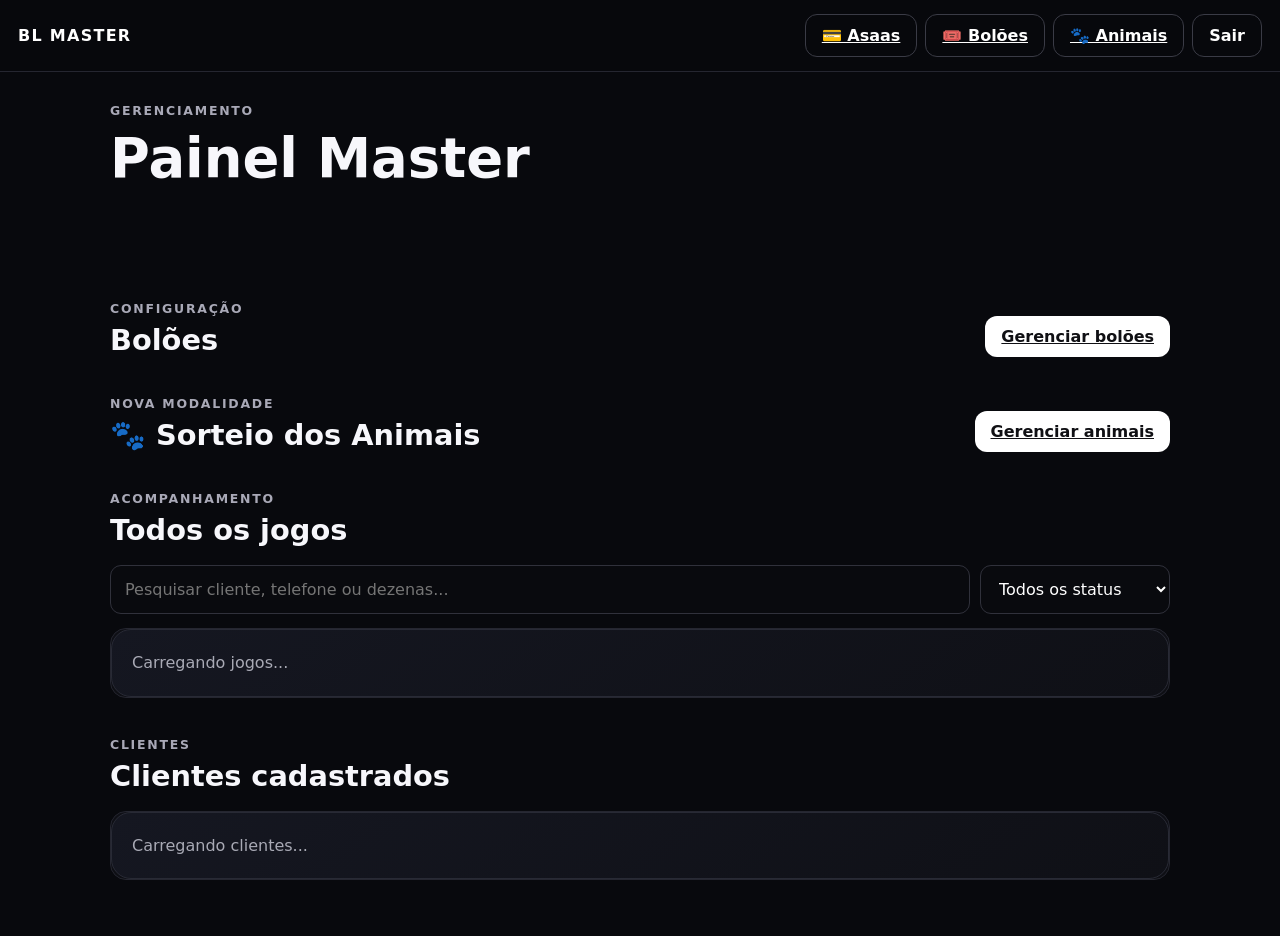
<file: admin/index.html>
<!doctype html><html lang="pt-BR"><head><meta charset="utf-8"><meta name="viewport" content="width=device-width,initial-scale=1"><title>Painel Master — BL</title><link rel="stylesheet" href="../css/style.css"></head><body><header class="topbar"><a class="brand" href="../">BL MASTER</a><div class="session-area"><a class="btn btn-outline" href="./asaas.html">💳 Asaas</a><a class="btn btn-outline" href="./boloes.html">🎟️ Bolões</a><a class="btn btn-outline" href="./animais.html">🐾 Animais</a><button class="btn btn-outline" id="logoutBtn">Sair</button></div></header><main class="section"><div class="section-heading"><div><span class="eyebrow">Gerenciamento</span><h1>Painel Master</h1></div></div><div id="adminMessage" class="message"></div><section class="admin-stats" id="stats"></section><section class="section-block"><div class="section-heading"><div><span class="eyebrow">Configuração</span><h2>Bolões</h2></div><a class="btn btn-primary" href="./boloes.html">Gerenciar bolões</a></div></section><section class="section-block"><div class="section-heading"><div><span class="eyebrow">Nova modalidade</span><h2>🐾 Sorteio dos Animais</h2></div><a class="btn btn-primary" href="./animais.html">Gerenciar animais</a></div></section><section class="section-block"><div class="section-heading"><div><span class="eyebrow">Acompanhamento</span><h2>Todos os jogos</h2></div></div><div class="admin-tools"><input id="searchGames" placeholder="Pesquisar cliente, telefone ou dezenas..."><select id="statusFilter"><option value="">Todos os status</option><option value="pago">Pago</option><option value="aguardando_pagamento">Aguardando pagamento</option><option value="cancelado">Cancelado</option><option value="expirado">Expirado</option></select></div><div id="gamesList" class="admin-table-wrap"><div class="empty">Carregando jogos...</div></div></section><section class="section-block"><div class="section-heading"><div><span class="eyebrow">Clientes</span><h2>Clientes cadastrados</h2></div></div><div id="clientsList" class="admin-table-wrap"><div class="empty">Carregando clientes...</div></div></section></main><script type="module" src="../js/admin.js"></script></body></html>
</file>
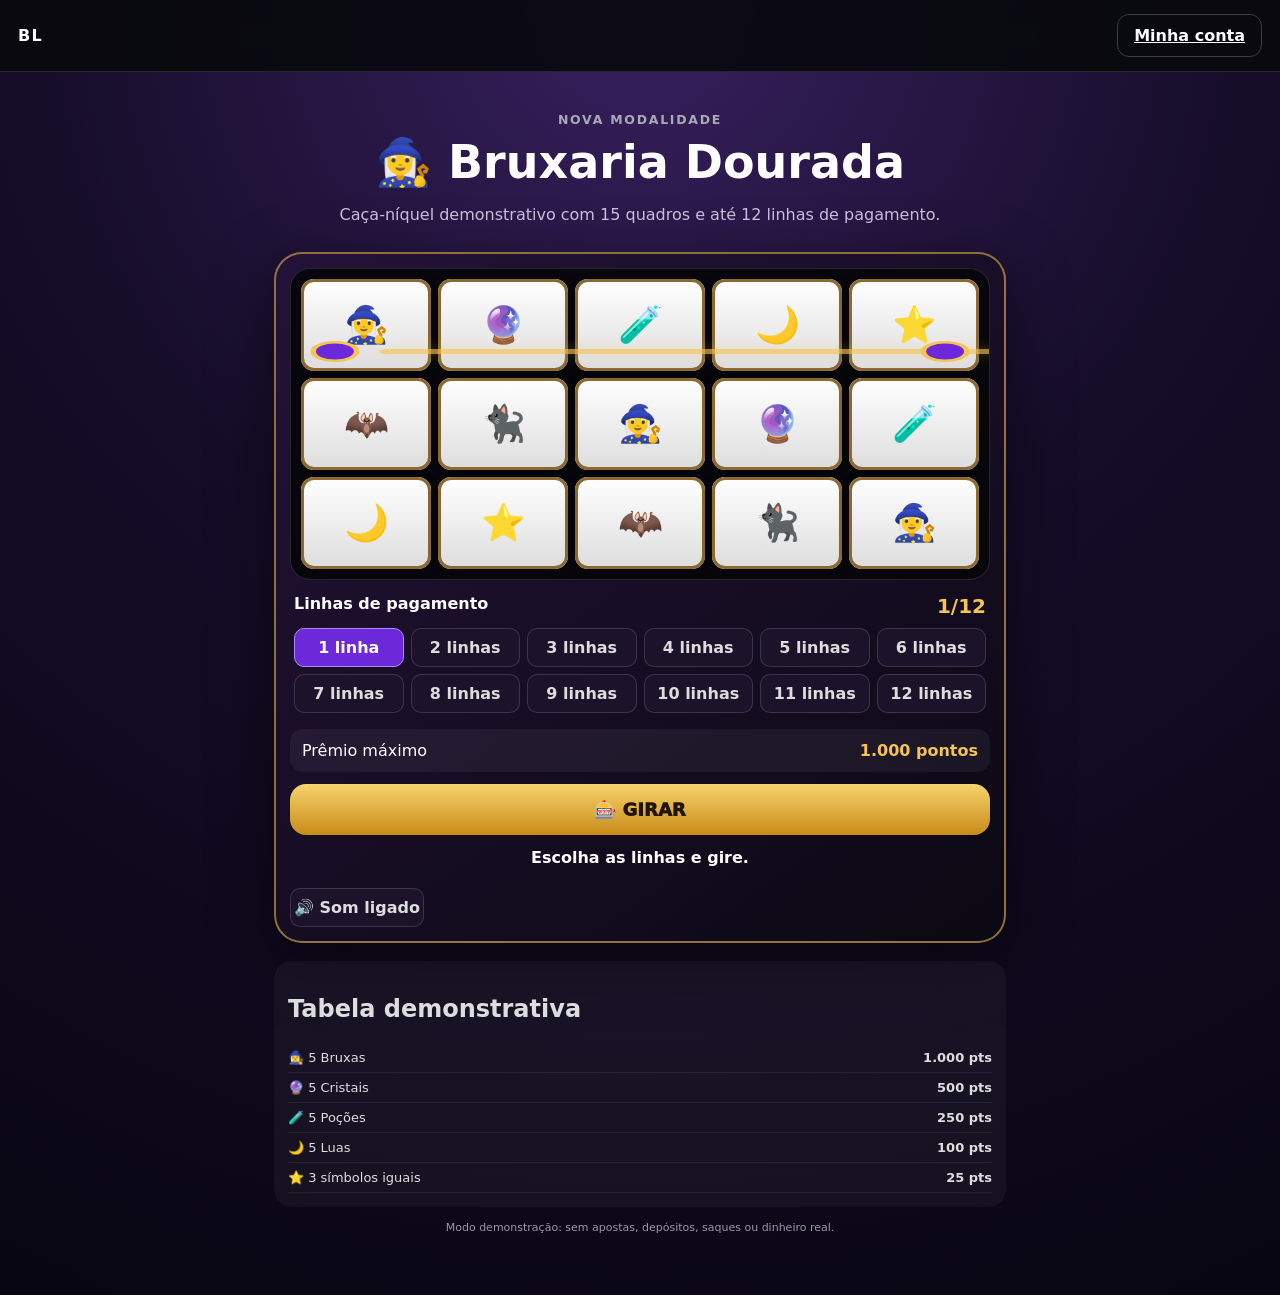
<file: slot/index.html>
<!doctype html>
<html lang="pt-BR">
<head>
<meta charset="utf-8"><meta name="viewport" content="width=device-width,initial-scale=1">
<title>BL — Bruxaria Dourada</title>
<link rel="stylesheet" href="../css/style.css">
<style>
body{background:radial-gradient(circle at 50% 0%,#38205f 0,#160d29 42%,#080612 100%);min-height:100vh;color:#fff}.slot-page{max-width:760px;margin:auto;padding:22px 14px 50px}.slot-hero{text-align:center;padding:18px 8px 12px}.slot-hero h1{margin:8px 0 4px;font-size:clamp(28px,7vw,46px)}.slot-hero p{color:#c9bed9}.slot-machine{background:linear-gradient(145deg,#241238,#0b0913);border:2px solid rgba(245,196,81,.55);border-radius:28px;padding:14px;box-shadow:0 18px 60px rgba(0,0,0,.55)}.slot-frame{border:1px solid rgba(255,255,255,.12);border-radius:20px;background:#08070d;padding:10px;overflow:hidden}.reel-board{position:relative}.reels{display:grid;grid-template-columns:repeat(5,minmax(0,1fr));grid-template-rows:repeat(3,1fr);gap:7px}.reel{height:92px;border-radius:13px;background:linear-gradient(#fff,#ddd);display:flex;align-items:center;justify-content:center;font-size:36px;box-shadow:inset 0 0 0 3px #8a6a31,0 5px 12px rgba(0,0,0,.4);overflow:hidden;position:relative;z-index:1}.reel.spinning{animation:shake .12s infinite}.reel.win{box-shadow:inset 0 0 0 3px #ffe08a,0 0 22px rgba(245,196,81,.9)}@keyframes shake{0%{transform:translateY(-3px)}50%{transform:translateY(3px)}100%{transform:translateY(-3px)}}.paylines{position:absolute;inset:0;width:100%;height:100%;pointer-events:none;z-index:5;overflow:visible}.payline{fill:none;stroke:#f5c451;stroke-width:1.5;stroke-linecap:round;stroke-linejoin:round;opacity:.38;transition:opacity .2s,stroke-width .2s}.payline.active{opacity:.65;stroke-width:1.8;filter:drop-shadow(0 0 2px rgba(245,196,81,.45))}.payline.winning{stroke:#fff;stroke-width:3;opacity:1;filter:drop-shadow(0 0 5px #f5c451)}.payline-label{fill:#fff;stroke:#6d28d9;stroke-width:1px;font-size:3.5px;font-weight:900;text-anchor:middle;dominant-baseline:middle}.paylines.hidden{display:none}.lines-panel{padding:14px 4px 4px}.lines-title{display:flex;justify-content:space-between;color:#fff;font-weight:800}.line-count{color:#f5c451;font-size:20px}.line-buttons{display:grid;grid-template-columns:repeat(6,1fr);gap:7px;margin-top:10px}.line-btn{border:1px solid rgba(255,255,255,.14);background:#1c132b;color:#ddd;border-radius:10px;padding:9px 3px;font-weight:800;cursor:pointer}.line-btn.active{background:#6d28d9;border-color:#a78bfa;color:#fff}.paybox{display:flex;justify-content:space-between;margin:12px 0;padding:12px;border-radius:13px;background:rgba(255,255,255,.05)}.paybox strong{color:#f5c451}.spin-btn{width:100%;border:0;border-radius:16px;padding:15px;background:linear-gradient(180deg,#f6d36c,#c88b18);color:#211507;font-size:18px;font-weight:1000;cursor:pointer}.spin-btn:disabled{opacity:.55}.result{text-align:center;min-height:30px;padding:13px 5px;color:#fff;font-weight:800}.result.win-text{color:#fde68a}.table{margin-top:18px;background:rgba(255,255,255,.04);border-radius:18px;padding:14px;color:#ddd}.pay-row{display:flex;justify-content:space-between;padding:7px 0;border-bottom:1px solid rgba(255,255,255,.07);font-size:13px}.demo-note{text-align:center;color:#9f94ab;font-size:11px;margin-top:14px}@media(max-width:520px){.reel{height:72px;font-size:28px}.slot-frame{padding:7px}.reels{gap:5px}.line-buttons{grid-template-columns:repeat(4,1fr)}}
</style></head>
<body>
<header class="topbar"><a class="brand" href="../">BL</a><div class="session-area"><a class="btn btn-outline" href="../minha-conta.html">Minha conta</a></div></header>
<main class="slot-page"><section class="slot-hero"><div class="eyebrow">Nova modalidade</div><h1>🧙‍♀️ Bruxaria Dourada</h1><p>Caça-níquel demonstrativo com 15 quadros e até 12 linhas de pagamento.</p></section>
<section class="slot-machine"><div class="slot-frame"><div class="reel-board"><div id="reels" class="reels"></div><svg id="paylines" class="paylines" viewBox="0 0 100 100" preserveAspectRatio="none"></svg></div></div><div class="lines-panel"><div class="lines-title"><span>Linhas de pagamento</span><span class="line-count"><span id="lineCount">1</span>/12</span></div><div id="lineButtons" class="line-buttons"></div></div><div class="paybox"><span>Prêmio máximo</span><strong id="maxPrize">1.000 pontos</strong></div><button id="spinBtn" class="spin-btn">🎰 GIRAR</button><div id="result" class="result">Escolha as linhas e gire.</div></section>
<section class="table"><h2>Tabela demonstrativa</h2><div class="pay-row"><span>🧙‍♀️ 5 Bruxas</span><strong>1.000 pts</strong></div><div class="pay-row"><span>🔮 5 Cristais</span><strong>500 pts</strong></div><div class="pay-row"><span>🧪 5 Poções</span><strong>250 pts</strong></div><div class="pay-row"><span>🌙 5 Luas</span><strong>100 pts</strong></div><div class="pay-row"><span>⭐ 3 símbolos iguais</span><strong>25 pts</strong></div></section><p class="demo-note">Modo demonstração: sem apostas, depósitos, saques ou dinheiro real.</p></main>
<script src="../js/slot.js?v=6"></script></body></html>
</file>
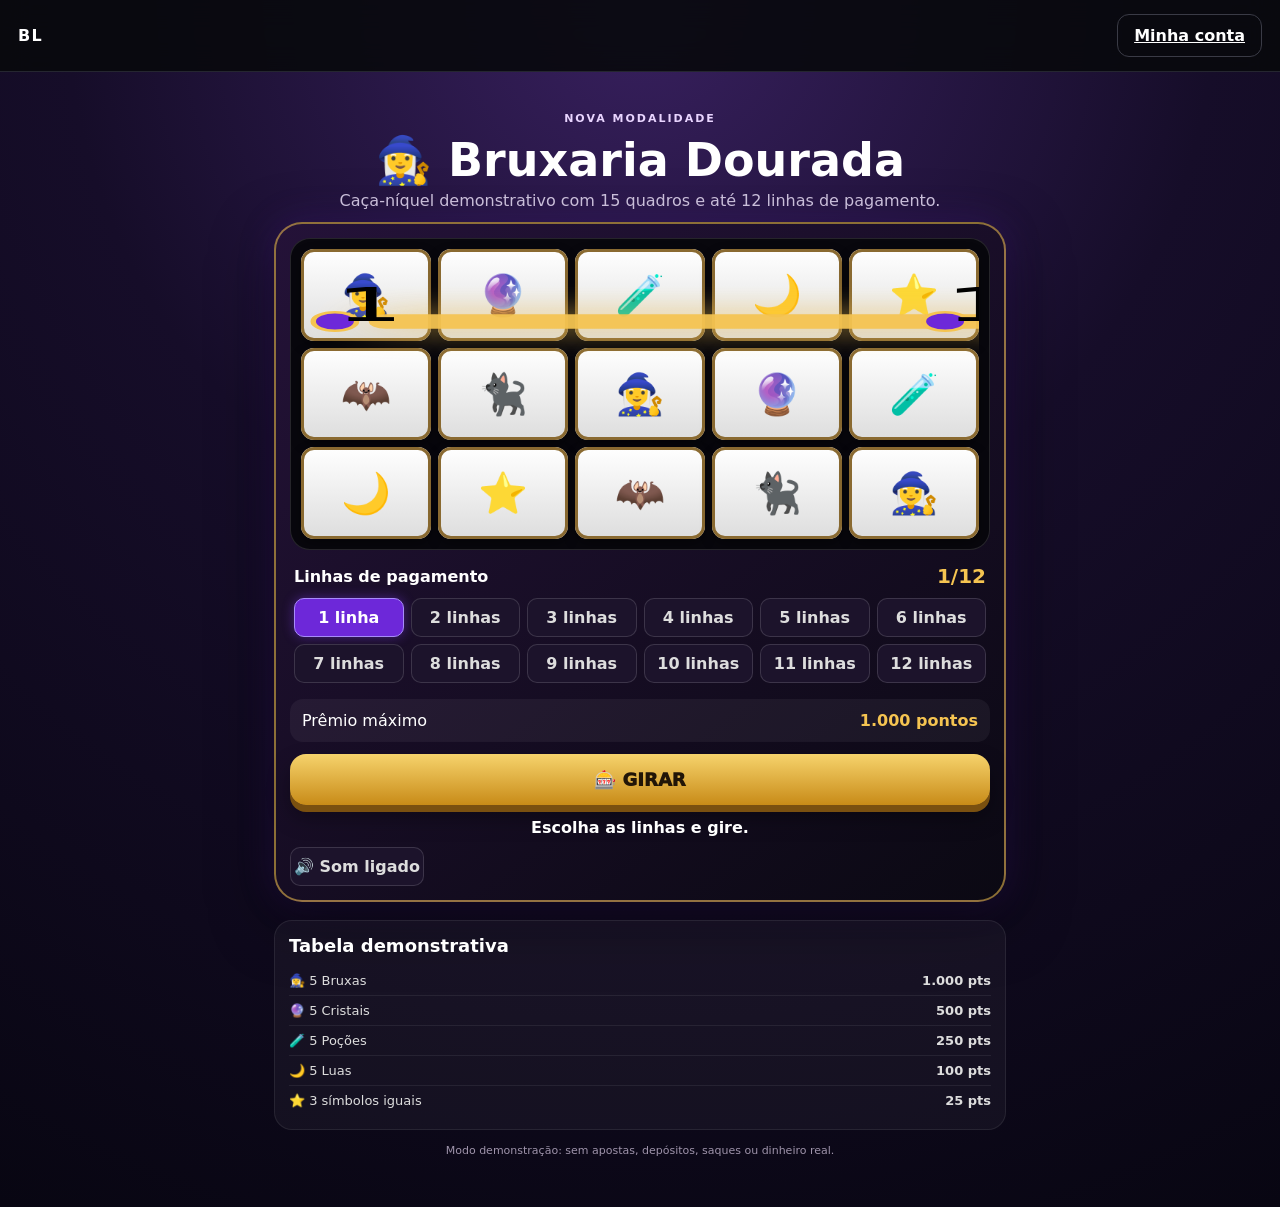
<file: slot.html>
<!doctype html>
<html lang="pt-BR">
<head>
<meta charset="utf-8"><meta name="viewport" content="width=device-width,initial-scale=1">
<title>BL — Bruxaria Dourada</title>
<link rel="stylesheet" href="css/style.css">
<style>
:root{--slot-purple:#6d28d9;--slot-gold:#f5c451;--slot-dark:#120d22}
body.slot-body{background:radial-gradient(circle at 50% 0%,#38205f 0,#160d29 42%,#080612 100%);min-height:100vh}
.slot-page{max-width:760px;margin:auto;padding:22px 14px 50px}.slot-hero{text-align:center;padding:18px 8px 12px}.slot-kicker{color:#e9d5ff;text-transform:uppercase;letter-spacing:2px;font-size:11px;font-weight:800}.slot-hero h1{margin:8px 0 4px;font-size:clamp(28px,7vw,46px);color:#fff}.slot-hero p{margin:0;color:#c9bed9}
.slot-machine{background:linear-gradient(145deg,#241238,#0b0913);border:2px solid rgba(245,196,81,.55);border-radius:28px;padding:14px;box-shadow:0 18px 60px rgba(0,0,0,.55),0 0 35px rgba(109,40,217,.25)}
.slot-frame{border:1px solid rgba(255,255,255,.12);border-radius:20px;background:#08070d;padding:10px;overflow:hidden}.reel-board{position:relative}.reels{display:grid;grid-template-columns:repeat(5,1fr);grid-template-rows:repeat(3,1fr);gap:7px}.reel{height:92px;border-radius:13px;background:linear-gradient(#fff,#ddd);display:flex;align-items:center;justify-content:center;font-size:40px;box-shadow:inset 0 0 0 3px #8a6a31,0 5px 12px rgba(0,0,0,.4);overflow:hidden;position:relative;z-index:1}.reel.spinning{animation:shake .12s infinite}.reel.win{box-shadow:inset 0 0 0 3px #ffe08a,0 0 22px rgba(245,196,81,.8)}
@keyframes shake{0%{transform:translateY(-3px)}50%{transform:translateY(3px)}100%{transform:translateY(-3px)}}
.paylines{position:absolute;inset:0;width:100%;height:100%;pointer-events:none;z-index:3}.payline{fill:none;stroke:rgba(245,196,81,.25);stroke-width:3;stroke-linecap:round;stroke-linejoin:round;opacity:.35;transition:opacity .2s,stroke-width .2s}.payline.active{stroke:#f5c451;stroke-width:5;opacity:.95;filter:drop-shadow(0 0 5px rgba(245,196,81,.8))}.payline-number{fill:#fff;font-size:10px;font-weight:900;text-anchor:middle;dominant-baseline:middle;opacity:0}.payline-number.active{opacity:1}
.lines-panel{padding:14px 4px 4px}.lines-title{display:flex;justify-content:space-between;gap:10px;align-items:center;color:#fff;font-weight:800}.line-count{color:var(--slot-gold);font-size:20px}.line-buttons{display:grid;grid-template-columns:repeat(6,1fr);gap:7px;margin-top:10px}.line-btn{border:1px solid rgba(255,255,255,.14);background:#1c132b;color:#ddd;border-radius:10px;padding:9px 3px;font-weight:800;cursor:pointer}.line-btn.active{background:var(--slot-purple);border-color:#a78bfa;color:#fff;box-shadow:0 0 12px rgba(124,58,237,.45)}.paybox{display:flex;justify-content:space-between;align-items:center;gap:10px;margin:12px 0;padding:12px;border-radius:13px;background:rgba(255,255,255,.05);color:#fff}.paybox strong{color:var(--slot-gold)}.spin-btn{width:100%;border:0;border-radius:16px;padding:15px;background:linear-gradient(180deg,#f6d36c,#c88b18);color:#211507;font-size:18px;font-weight:1000;cursor:pointer;box-shadow:0 7px 0 #7a5010,0 12px 22px rgba(0,0,0,.35)}.spin-btn:active{transform:translateY(5px);box-shadow:0 2px 0 #7a5010}.spin-btn:disabled{opacity:.55;cursor:not-allowed}.result{text-align:center;min-height:30px;padding:13px 5px 2px;color:#fff;font-weight:800}.result.win-text{color:#fde68a}.table{margin-top:18px;background:rgba(255,255,255,.04);border:1px solid rgba(255,255,255,.08);border-radius:18px;padding:14px;color:#ddd}.table h2{margin:0 0 10px;color:#fff;font-size:18px}.pay-row{display:flex;justify-content:space-between;padding:7px 0;border-bottom:1px solid rgba(255,255,255,.07);font-size:13px}.pay-row:last-child{border-bottom:0}.demo-note{text-align:center;color:#9f94ab;font-size:11px;margin:14px 0 0}
@media(max-width:520px){.reel{height:76px;font-size:31px}.line-buttons{grid-template-columns:repeat(4,1fr)}.slot-machine{padding:9px}.slot-frame{padding:7px}.reels{gap:5px}.reel{border-radius:10px}}
</style>
</head>
<body class="slot-body">
<header class="topbar"><a class="brand" href="./">BL</a><div class="session-area"><a class="btn btn-outline" href="minha-conta.html">Minha conta</a></div></header>
<main class="slot-page">
<section class="slot-hero"><div class="slot-kicker">Nova modalidade</div><h1>🧙‍♀️ Bruxaria Dourada</h1><p>Caça-níquel demonstrativo com 15 quadros e até 12 linhas de pagamento.</p></section>
<section class="slot-machine">
<div class="slot-frame"><div class="reel-board"><div id="reels" class="reels"></div><svg id="paylines" class="paylines" viewBox="0 0 100 100" preserveAspectRatio="none" aria-hidden="true"></svg></div></div>
<div class="lines-panel"><div class="lines-title"><span>Linhas de pagamento</span><span class="line-count"><span id="lineCount">1</span>/12</span></div><div id="lineButtons" class="line-buttons"></div></div>
<div class="paybox"><span>Prêmio máximo</span><strong id="maxPrize">1.000 pontos</strong></div>
<button id="spinBtn" class="spin-btn">🎰 GIRAR</button><div id="result" class="result">Escolha as linhas e gire.</div>
</section>
<section class="table"><h2>Tabela demonstrativa</h2><div class="pay-row"><span>🧙‍♀️ 5 Bruxas</span><strong>1.000 pts</strong></div><div class="pay-row"><span>🔮 5 Cristais</span><strong>500 pts</strong></div><div class="pay-row"><span>🧪 5 Poções</span><strong>250 pts</strong></div><div class="pay-row"><span>🌙 5 Luas</span><strong>100 pts</strong></div><div class="pay-row"><span>⭐ 3 símbolos iguais</span><strong>25 pts</strong></div></section>
<p class="demo-note">Modo demonstração: sem apostas, depósitos, saques ou dinheiro real.</p>
</main>
<script src="js/slot.js?v=2"></script>
</body></html>
</file>
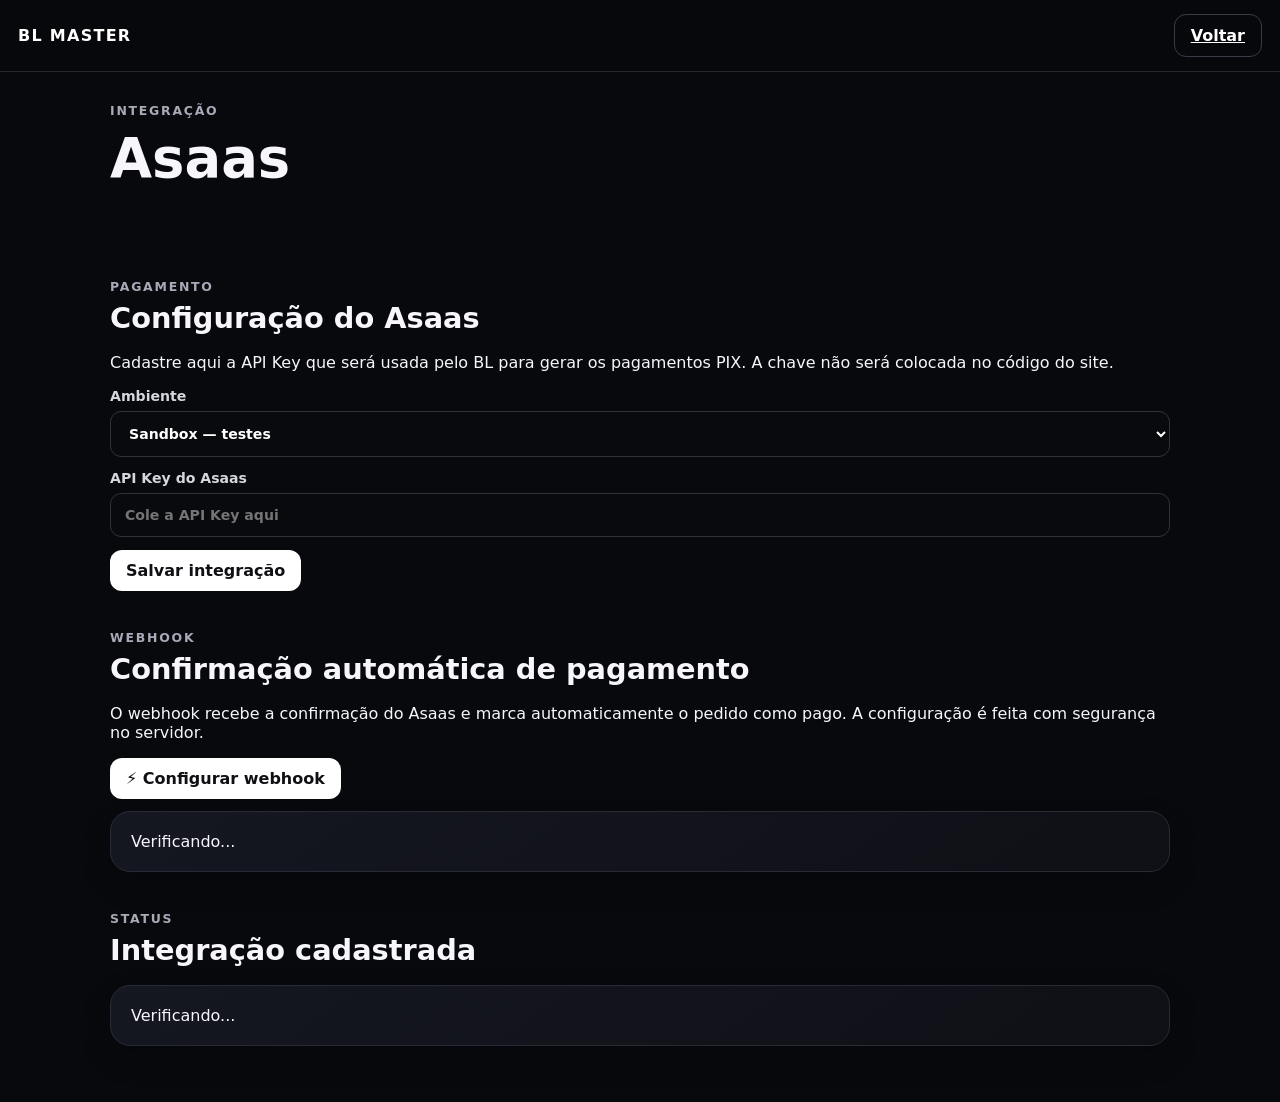
<file: admin/asaas.html>
<!doctype html>
<html lang="pt-BR">
<head><meta charset="utf-8"><meta name="viewport" content="width=device-width,initial-scale=1"><title>Asaas — Painel Master</title><link rel="stylesheet" href="../css/style.css"></head>
<body>
<header class="topbar"><a class="brand" href="./">BL MASTER</a><div class="session-area"><a class="btn btn-outline" href="./">Voltar</a></div></header>
<main class="section">
  <div class="section-heading"><div><span class="eyebrow">Integração</span><h1>Asaas</h1></div></div>
  <div id="message" class="message"></div>

  <section class="section-block">
    <div class="section-heading"><div><span class="eyebrow">Pagamento</span><h2>Configuração do Asaas</h2></div></div>
    <p>Cadastre aqui a API Key que será usada pelo BL para gerar os pagamentos PIX. A chave não será colocada no código do site.</p>
    <form id="asaasForm" class="form-grid">
      <label>Ambiente
        <select id="environment" required>
          <option value="sandbox">Sandbox — testes</option>
          <option value="production">Produção — pagamentos reais</option>
        </select>
      </label>
      <label>API Key do Asaas
        <input id="apiKey" type="password" autocomplete="new-password" placeholder="Cole a API Key aqui" required>
      </label>
      <div class="full"><button class="btn btn-primary" type="submit">Salvar integração</button></div>
    </form>
  </section>

  <section class="section-block">
    <div class="section-heading"><div><span class="eyebrow">Webhook</span><h2>Confirmação automática de pagamento</h2></div></div>
    <p>O webhook recebe a confirmação do Asaas e marca automaticamente o pedido como pago. A configuração é feita com segurança no servidor.</p>
    <button id="configureWebhook" class="btn btn-primary" type="button">⚡ Configurar webhook</button>
    <div id="webhookStatus" class="card" style="margin-top:12px">Verificando...</div>
  </section>

  <section class="section-block">
    <div class="section-heading"><div><span class="eyebrow">Status</span><h2>Integração cadastrada</h2></div></div>
    <div id="status" class="card">Verificando...</div>
  </section>
</main>
<script type="module" src="../js/admin-asaas.js?v=2"></script>
</body></html>
</file>
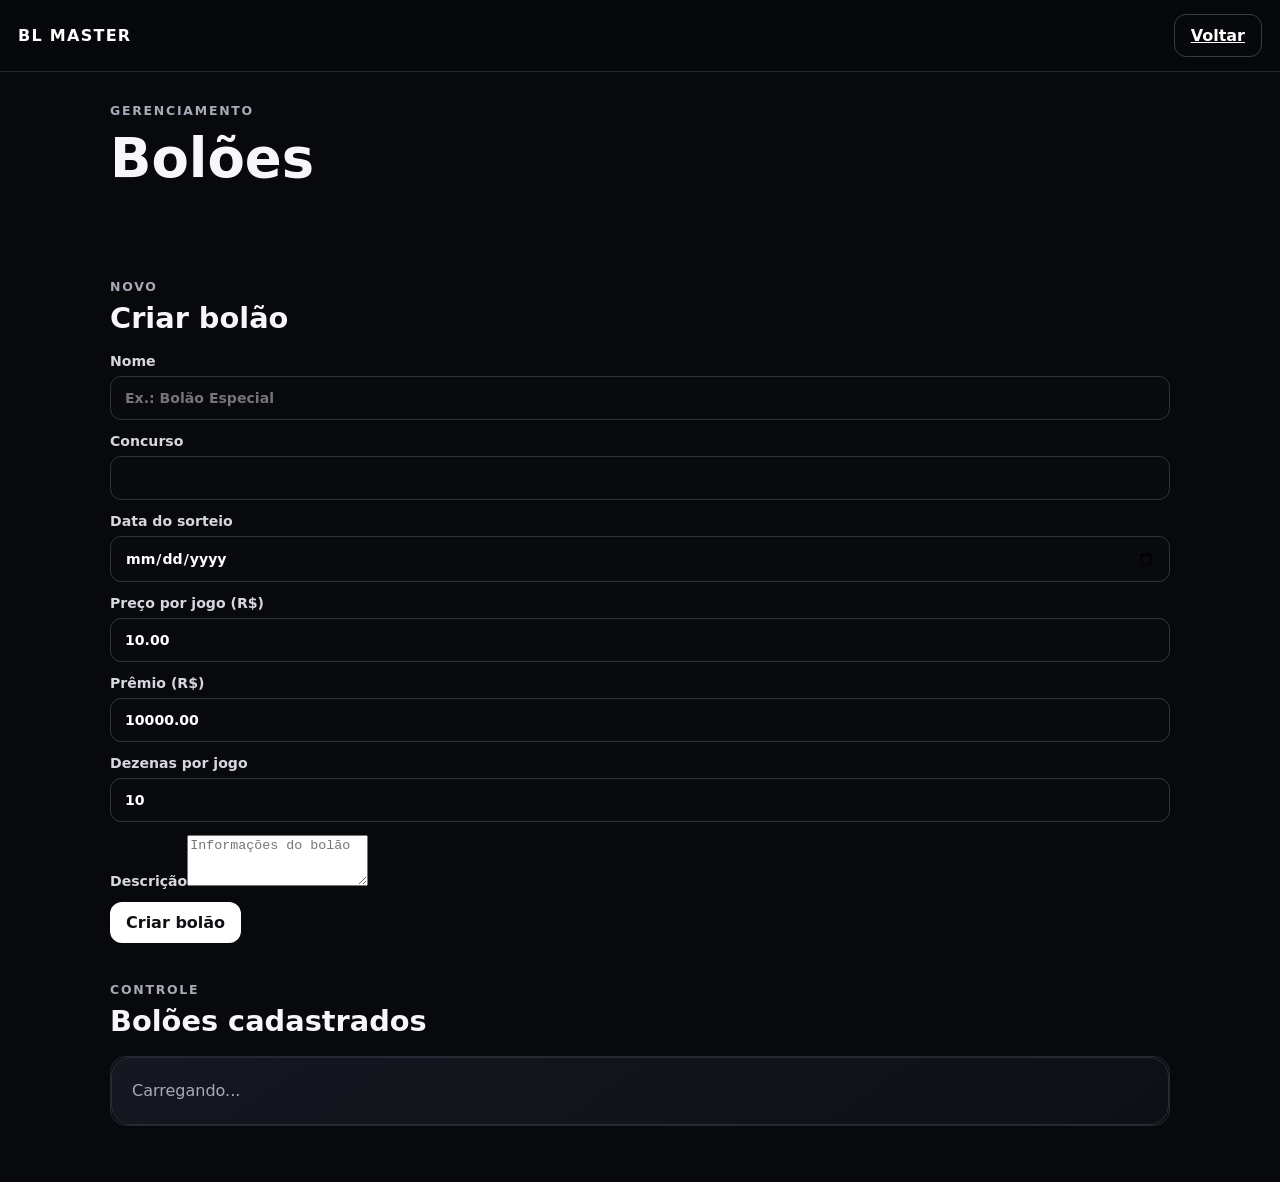
<file: admin/boloes.html>
<!doctype html>
<html lang="pt-BR">
<head><meta charset="utf-8"><meta name="viewport" content="width=device-width,initial-scale=1"><title>Bolões — Painel Master</title><link rel="stylesheet" href="../css/style.css"></head>
<body>
<header class="topbar"><a class="brand" href="./">BL MASTER</a><div class="session-area"><a class="btn btn-outline" href="./">Voltar</a></div></header>
<main class="section">
  <div class="section-heading"><div><span class="eyebrow">Gerenciamento</span><h1>Bolões</h1></div></div>
  <div id="bolaoMessage" class="message"></div>

  <section class="section-block">
    <div class="section-heading"><div><span class="eyebrow">Novo</span><h2>Criar bolão</h2></div></div>
    <form id="bolaoForm" class="form-grid">
      <label>Nome<input id="nome" required maxlength="120" placeholder="Ex.: Bolão Especial"></label>
      <label>Concurso<input id="concurso" type="number" min="1" required></label>
      <label>Data do sorteio<input id="dataSorteio" type="date" required></label>
      <label>Preço por jogo (R$)<input id="valorJogo" type="number" min="0.01" step="0.01" value="10.00" required></label>
      <label>Prêmio (R$)<input id="premio" type="number" min="0" step="0.01" value="10000.00" required></label>
      <label>Dezenas por jogo<input id="quantidadeDezenas" type="number" min="1" max="60" value="10" required></label>
      <label class="full">Descrição<textarea id="descricao" rows="3" placeholder="Informações do bolão"></textarea></label>
      <div class="full"><button class="btn btn-primary" type="submit">Criar bolão</button></div>
    </form>
  </section>

  <section class="section-block">
    <div class="section-heading"><div><span class="eyebrow">Controle</span><h2>Bolões cadastrados</h2></div></div>
    <div id="boloesList" class="admin-table-wrap"><div class="empty">Carregando...</div></div>
  </section>
</main>
<script type="module" src="../js/admin-boloes.js"></script>
</body></html>
</file>
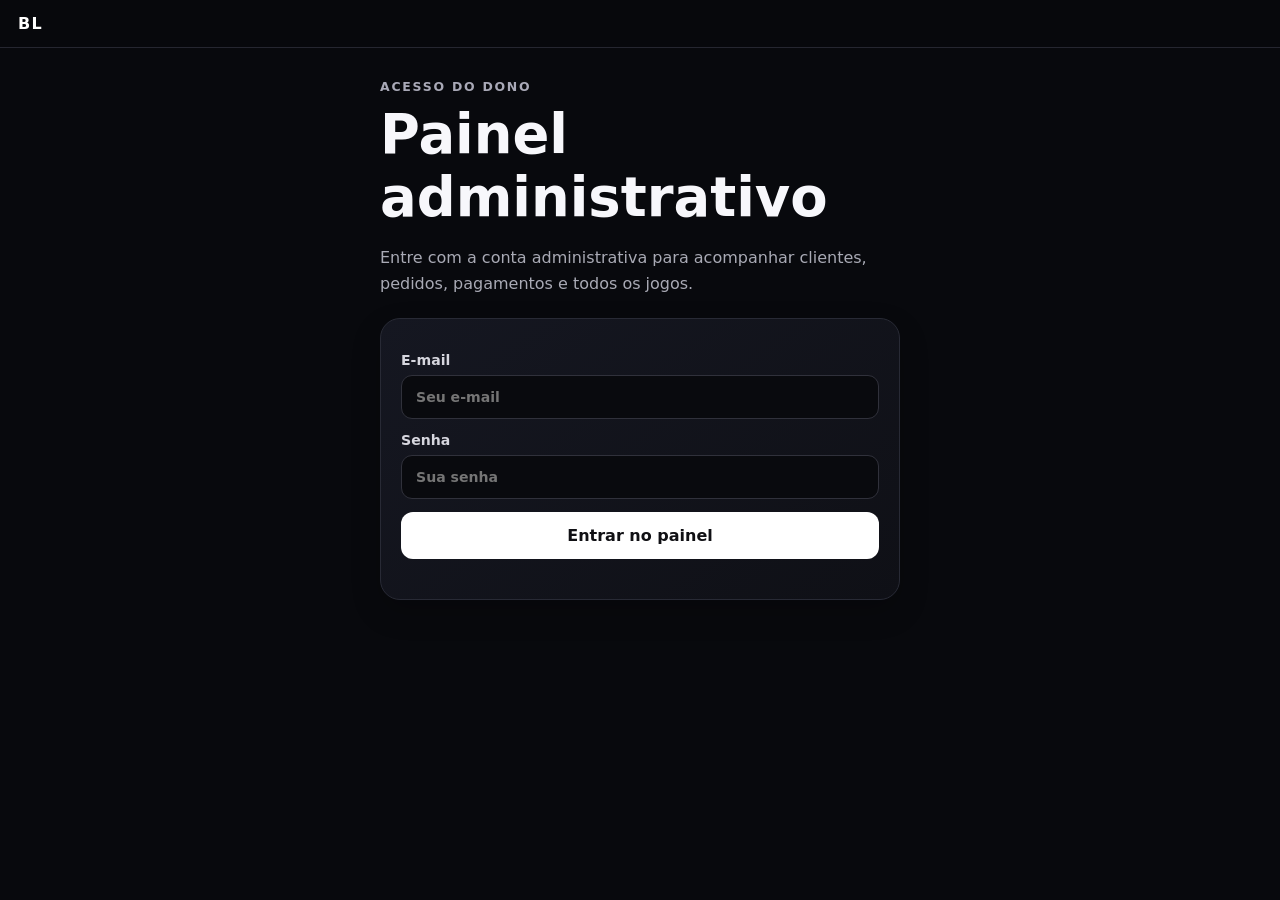
<file: admin/login.html>
<!doctype html>
<html lang="pt-BR">
<head><meta charset="utf-8"><meta name="viewport" content="width=device-width,initial-scale=1"><title>Entrar no painel — BL</title><link rel="stylesheet" href="../css/style.css"></head>
<body>
<header class="topbar"><a class="brand" href="../">BL</a></header>
<main class="section admin-login">
  <span class="eyebrow">Acesso do dono</span>
  <h1>Painel administrativo</h1>
  <p class="admin-muted">Entre com a conta administrativa para acompanhar clientes, pedidos, pagamentos e todos os jogos.</p>
  <form id="adminLoginForm" class="card admin-form">
    <label>E-mail<input id="email" type="email" autocomplete="username" required placeholder="Seu e-mail"></label>
    <label>Senha<input id="password" type="password" autocomplete="current-password" required placeholder="Sua senha"></label>
    <button id="adminLoginSubmit" class="btn btn-large" type="submit">Entrar no painel</button>
    <div id="message" class="message" role="alert"></div>
  </form>
</main>
<script type="module" src="../js/admin-login.js?v=3"></script>
</body></html>
</file>
<file: css/style.css>
*{box-sizing:border-box}html{scroll-behavior:smooth}body{margin:0;font-family:Inter,system-ui,-apple-system,BlinkMacSystemFont,"Segoe UI",sans-serif;background:#08090d;color:#f7f7fb}button,input,select{font:inherit}button{cursor:pointer}.topbar{position:sticky;top:0;z-index:10;display:flex;align-items:center;justify-content:space-between;padding:14px 18px;background:rgba(8,9,13,.9);backdrop-filter:blur(14px);border-bottom:1px solid #252630}.brand{font-weight:900;letter-spacing:.08em;color:#fff;text-decoration:none}.session-area{display:flex;gap:8px}.btn{border:0;border-radius:12px;padding:11px 16px;background:#fff;color:#101014;font-weight:800;transition:transform .18s ease,box-shadow .18s ease}.btn:hover{transform:translateY(-2px);box-shadow:0 8px 22px rgba(0,0,0,.3)}.btn-outline{background:transparent;color:#fff;border:1px solid #3a3b46}.btn-large{width:100%;padding:14px 18px}.hero{position:relative;isolation:isolate;overflow:hidden;max-width:1100px;margin:auto;padding:66px 20px 58px}.hero:before{content:"";position:absolute;z-index:-2;width:420px;height:420px;right:-160px;top:-160px;border-radius:50%;background:radial-gradient(circle,rgba(126,76,255,.2),transparent 68%);filter:blur(8px)}.hero:after{content:"";position:absolute;z-index:-2;width:300px;height:300px;left:-170px;bottom:-170px;border-radius:50%;background:radial-gradient(circle,rgba(52,152,219,.12),transparent 68%)}.hero-balls{display:flex;flex-wrap:wrap;gap:10px;margin:0 0 25px;max-width:430px}.lottery-ball{display:grid;place-items:center;width:52px;height:52px;border-radius:50%;font-weight:950;font-size:.88rem;color:#fff;border:3px solid rgba(255,255,255,.45);box-shadow:inset -5px -7px 10px rgba(0,0,0,.25),inset 4px 4px 8px rgba(255,255,255,.3),0 8px 18px rgba(0,0,0,.35);animation:ballFloat 3.5s ease-in-out infinite}.ball-1{background:#e53935;animation-delay:0s}.ball-2{background:#f39c12;animation-delay:.25s}.ball-3{background:#2e86de;animation-delay:.5s}.ball-4{background:#8e44ad;animation-delay:.75s}.ball-5{background:#27ae60;animation-delay:1s}.ball-6{background:#16a085;animation-delay:1.25s}.ball-7{background:#e84393;animation-delay:1.5s}.ball-8{background:#f1c40f;color:#181818;animation-delay:1.75s}@keyframes ballFloat{0%,100%{transform:translateY(0) rotate(-3deg)}50%{transform:translateY(-7px) rotate(3deg)}}.eyebrow{font-size:.78rem;text-transform:uppercase;letter-spacing:.14em;color:#a9a9b7;font-weight:800}.hero h1{font-size:clamp(2.3rem,8vw,5rem);line-height:.98;margin:14px 0 20px;max-width:760px}.hero p{color:#b7b7c2;line-height:1.7;max-width:650px;font-size:1.05rem}.hero-actions{display:flex;gap:10px;max-width:430px;margin-top:28px}.section{max-width:1100px;margin:auto;padding:28px 20px 56px}.section-heading{display:flex;justify-content:space-between;align-items:end;margin-bottom:18px}.section h1{margin:8px 0 12px;font-size:clamp(2rem,6vw,3.4rem)}.section h2{margin:6px 0 0;font-size:1.8rem}.cards{display:grid;grid-template-columns:repeat(auto-fit,minmax(min(100%,320px),1fr));gap:16px}.card,.empty{border:1px solid #282a35;border-radius:20px;background:linear-gradient(145deg,#151721,#0f1016);padding:20px;box-shadow:0 12px 30px rgba(0,0,0,.2)}.cards .card{position:relative;overflow:hidden;transition:transform .2s ease,border-color .2s ease,box-shadow .2s ease}.cards .card:before{content:"";position:absolute;right:-32px;top:-42px;width:115px;height:115px;border-radius:50%;background:radial-gradient(circle,rgba(126,76,255,.18),transparent 67%)}.cards .card:hover{transform:translateY(-4px);border-color:#55576a;box-shadow:0 18px 38px rgba(0,0,0,.3)}.cards .card h3,.cards .card p,.cards .card button{position:relative;z-index:1}.cards .card h3{font-size:1.25rem;margin:0 0 10px}.cards .card p{color:#a9aab5;line-height:1.65}.cards .card p strong{color:#dedee6}.cards .card .btn{margin-top:8px;width:100%;background:#f7f7fb}.empty{color:#a9aab5;line-height:1.6}.info-grid{display:grid;grid-template-columns:repeat(3,1fr);gap:14px}.info-grid article{border:1px solid #252630;border-radius:18px;padding:20px;background:#101117}.info-grid strong{font-size:.8rem;color:#a9aab5}.info-grid h3{margin:20px 0 8px}.info-grid p{margin:0;color:#a9aab5;line-height:1.5}footer{padding:30px 20px;color:#777987;text-align:center;border-top:1px solid #22232c;font-size:.85rem}dialog{width:min(430px,calc(100% - 28px));border:1px solid #30313b;border-radius:20px;background:#111218;color:#fff;padding:22px}dialog::backdrop{background:rgba(0,0,0,.72)}.dialog-head{display:flex;align-items:center;justify-content:space-between}.dialog-head h2{margin:0 0 18px}.icon-btn{background:none;border:0;color:#aaa;font-size:1.8rem}.dialog-head .icon-btn{margin-top:-12px}label{display:block;font-size:.88rem;font-weight:700;color:#d6d6de;margin:13px 0}input,select{display:block;width:100%;margin-top:7px;padding:13px 14px;border-radius:11px;border:1px solid #30313b;background:#090a0e;color:#fff;outline:none}input:focus,select:focus{border-color:#fff}.message{min-height:20px;color:#c7c7d0;font-size:.85rem;line-height:1.4}.switch-auth{border:0;background:none;color:#c8c8d2;margin:16px auto 0;display:block;text-decoration:underline}.hidden{display:none}.admin-login{max-width:560px}.admin-muted{color:#a9aab5;line-height:1.6}.admin-form{margin-top:22px}.admin-stats{display:grid;grid-template-columns:repeat(4,1fr);gap:12px;margin:20px 0 38px}.admin-stat{border:1px solid #252630;border-radius:16px;background:#12131a;padding:18px}.admin-stat span{display:block;color:#999aa6;font-size:.72rem;font-weight:800;letter-spacing:.08em}.admin-stat strong{display:block;margin-top:10px;font-size:1.45rem}.section-block{margin-top:36px}.admin-tools{display:grid;grid-template-columns:1fr 190px;gap:10px;margin-bottom:14px}.admin-tools input,.admin-tools select{margin-top:0}.admin-table-wrap{overflow-x:auto;border:1px solid #252630;border-radius:16px;background:#101117}.admin-table{width:100%;border-collapse:collapse;min-width:720px}.admin-table th,.admin-table td{text-align:left;padding:13px 14px;border-bottom:1px solid #24252d;font-size:.9rem}.admin-table th{color:#9d9eaa;font-size:.75rem;text-transform:uppercase;letter-spacing:.06em}.admin-table tbody tr:last-child td{border-bottom:0}.admin-table small{color:#858692}.numbers{font-family:ui-monospace,SFMono-Regular,Menlo,monospace;white-space:nowrap}.status{display:inline-block;padding:5px 8px;border-radius:8px;background:#24252d;font-size:.75rem}.status.pago,.status.paid{background:#17341f;color:#9ee7ad}.status.pendente{background:#3b3017;color:#f2d58c}
.game-page{max-width:850px}.game-head{max-width:760px}.game-head h1{margin:8px 0 8px;font-size:clamp(2rem,7vw,3.4rem)}.game-head p{color:#b7b7c2;line-height:1.6;margin:0 0 20px}.number-picker{border:1px solid #292b37;border-radius:22px;background:#101219;padding:22px;box-shadow:0 16px 38px rgba(0,0,0,.25)}.picker-top{display:flex;align-items:center;justify-content:space-between;gap:18px;margin-bottom:20px}.picker-title{font-size:1.3rem;margin:0 0 4px}.picker-help{color:#8f919e;font-size:.85rem;line-height:1.45;margin:0;max-width:590px}.selection-badge{display:flex;align-items:center;justify-content:center;min-width:74px;height:40px;padding:0 13px;border-radius:12px;background:#191b24;border:1px solid #383b49;color:#c9cad2;font-weight:900;font-size:.88rem}.selection-badge.complete{background:#7b2cff;color:#fff;border-color:#985dff;box-shadow:0 6px 18px rgba(123,44,255,.3)}.number-grid{display:grid;grid-template-columns:repeat(10,1fr);gap:10px}.number-ball{width:100%;height:auto;aspect-ratio:1;border:2px solid #30333f;border-radius:50%;background:#181a22;color:#f2f3f7;font-weight:800;font-size:.95rem;box-shadow:inset 0 2px 0 rgba(255,255,255,.035),0 3px 8px rgba(0,0,0,.18);transition:transform .12s ease,border-color .12s ease,background .12s ease,box-shadow .12s ease}.number-ball:hover{transform:scale(1.06);border-color:#7b2cff;box-shadow:0 0 0 3px rgba(123,44,255,.12)}.number-ball.selected{background:#7b2cff;color:#fff;border-color:#b17aff;box-shadow:0 0 0 3px rgba(123,44,255,.16),0 6px 14px rgba(123,44,255,.3);transform:scale(1.04)}.selected-area{margin-top:22px;padding-top:18px;border-top:1px solid #292b37}.selected-area>span{display:block;color:#8f919e;font-size:.72rem;text-transform:uppercase;letter-spacing:.08em;font-weight:800;margin-bottom:10px}.selected-numbers{display:flex;flex-wrap:wrap;gap:6px;min-height:34px;align-items:center}.selected-numbers span{display:grid;place-items:center;min-width:35px;height:30px;padding:0 7px;border-radius:8px;background:#1b1d26;border:1px solid #343744;color:#e6e6ec;font-weight:800;font-size:.78rem}.selected-numbers em{color:#6f7280;font-style:normal;font-size:.84rem}.game-actions{margin-top:14px}.game-actions .btn:disabled{opacity:.4;cursor:not-allowed;transform:none;box-shadow:none}.game-actions .message{margin-bottom:0}
@media(max-width:700px){.topbar{padding:12px}.session-area .btn-outline{display:none}.hero{padding-top:48px}.hero-balls{max-width:300px;gap:8px}.lottery-ball{width:45px;height:45px;font-size:.78rem}.hero-actions{flex-direction:column}.info-grid,.admin-stats{grid-template-columns:1fr 1fr}.section{padding-bottom:40px}.admin-tools{grid-template-columns:1fr}.admin-table{min-width:650px}.game-page{padding-left:12px;padding-right:12px}.game-head p{font-size:.9rem}.number-picker{padding:16px;border-radius:20px}.picker-top{margin-bottom:17px;gap:9px}.picker-title{font-size:1.15rem}.picker-help{font-size:.78rem;max-width:260px}.selection-badge{min-width:64px;height:36px;font-size:.8rem}.number-grid{grid-template-columns:repeat(6,1fr);gap:9px}.number-ball{font-size:.9rem;border-width:2px}.selected-area{margin-top:18px;padding-top:16px}.selected-numbers{gap:5px}.selected-numbers span{min-width:33px;height:29px}}
@media(max-width:430px){.admin-stats{grid-template-columns:1fr}.hero-balls{max-width:260px}.number-grid{grid-template-columns:repeat(6,1fr);gap:8px}.number-ball{font-size:.84rem}.picker-top{align-items:center}.picker-help{max-width:210px}.selection-badge{min-width:60px}.selected-numbers span{min-width:32px}}
</file>
